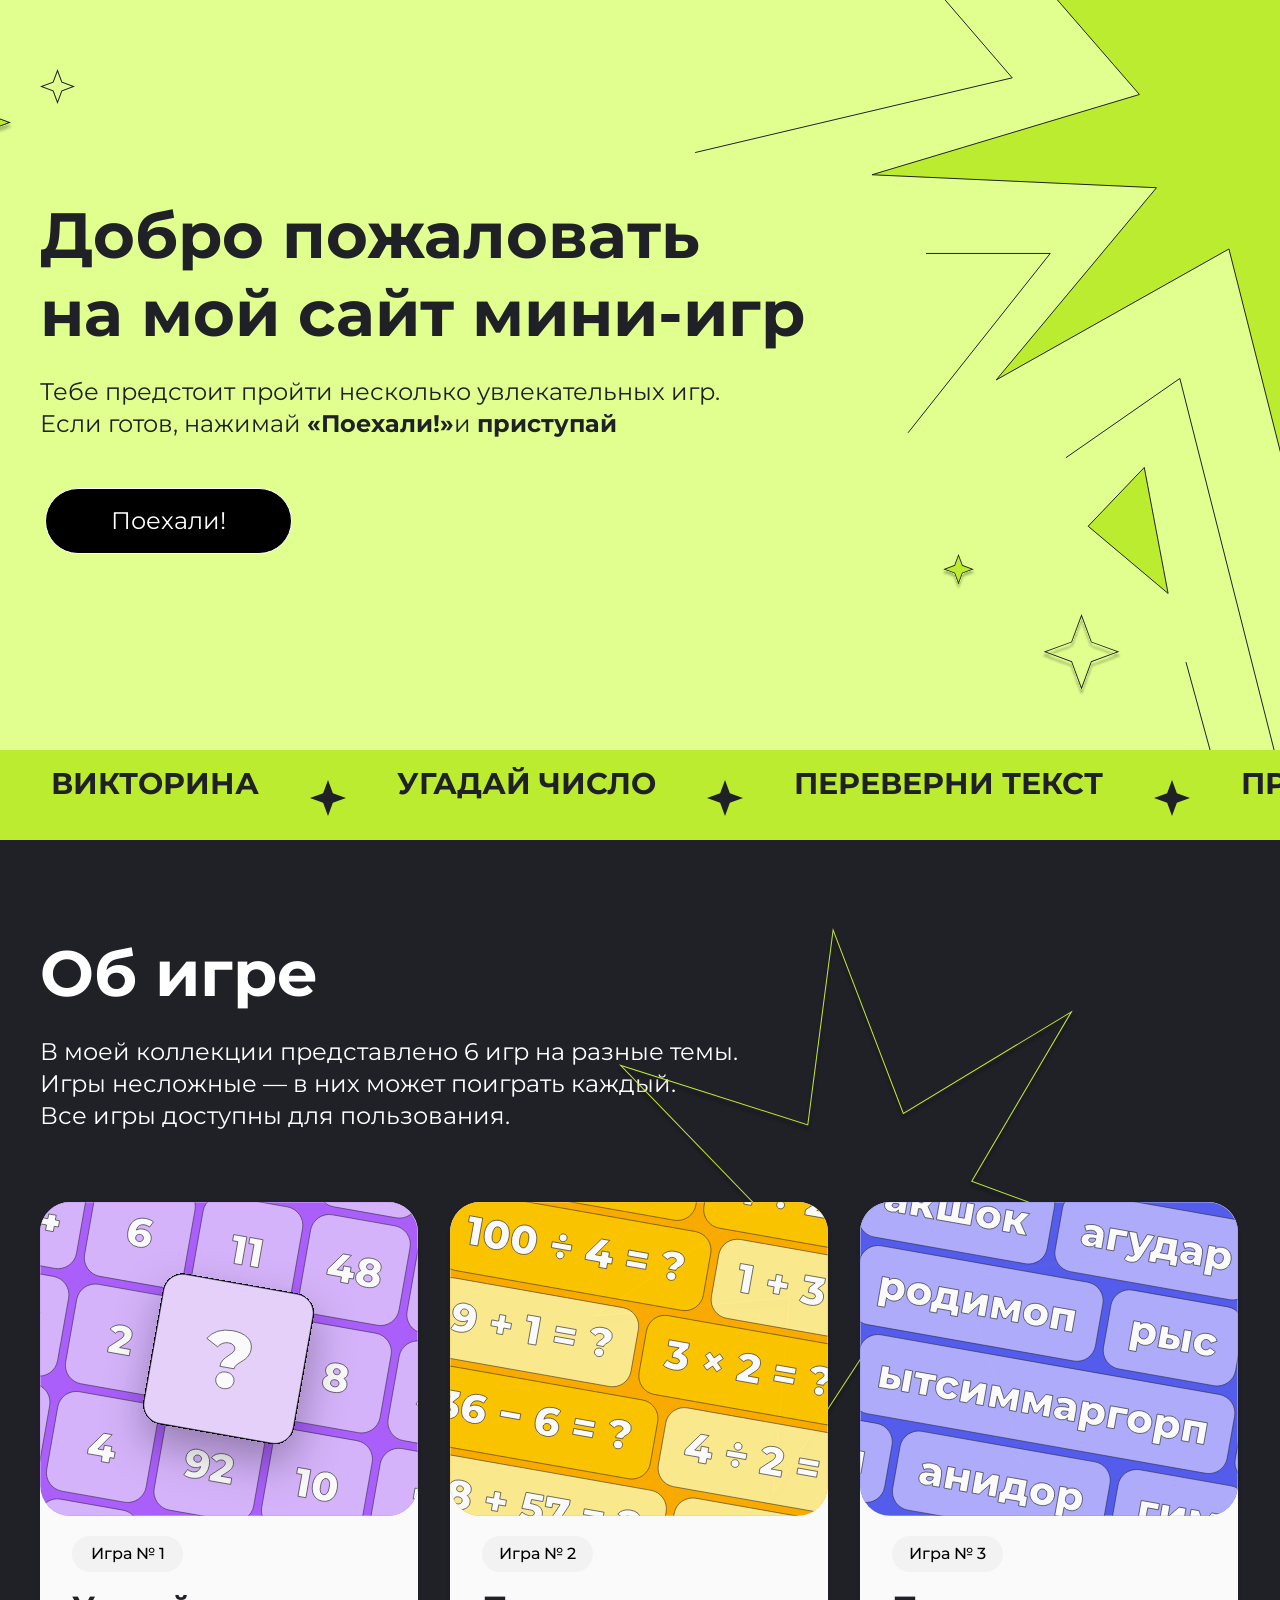
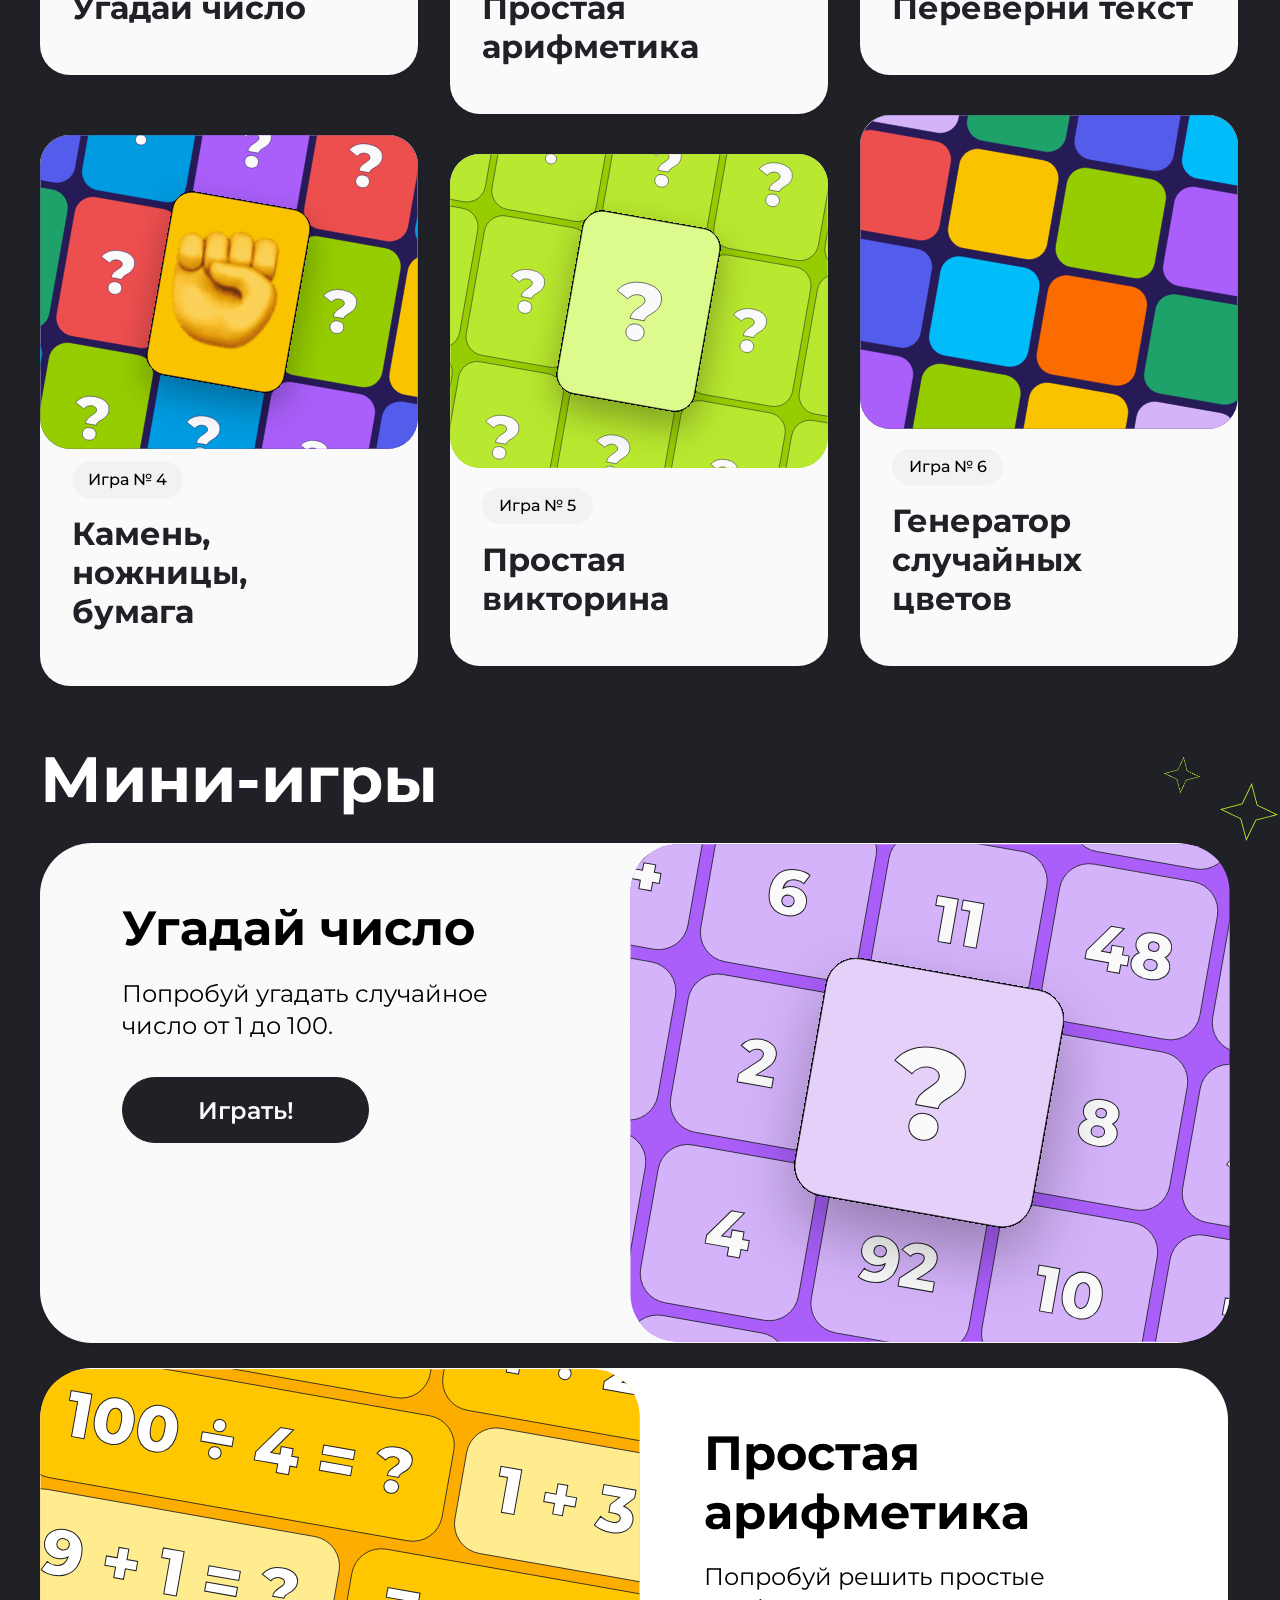
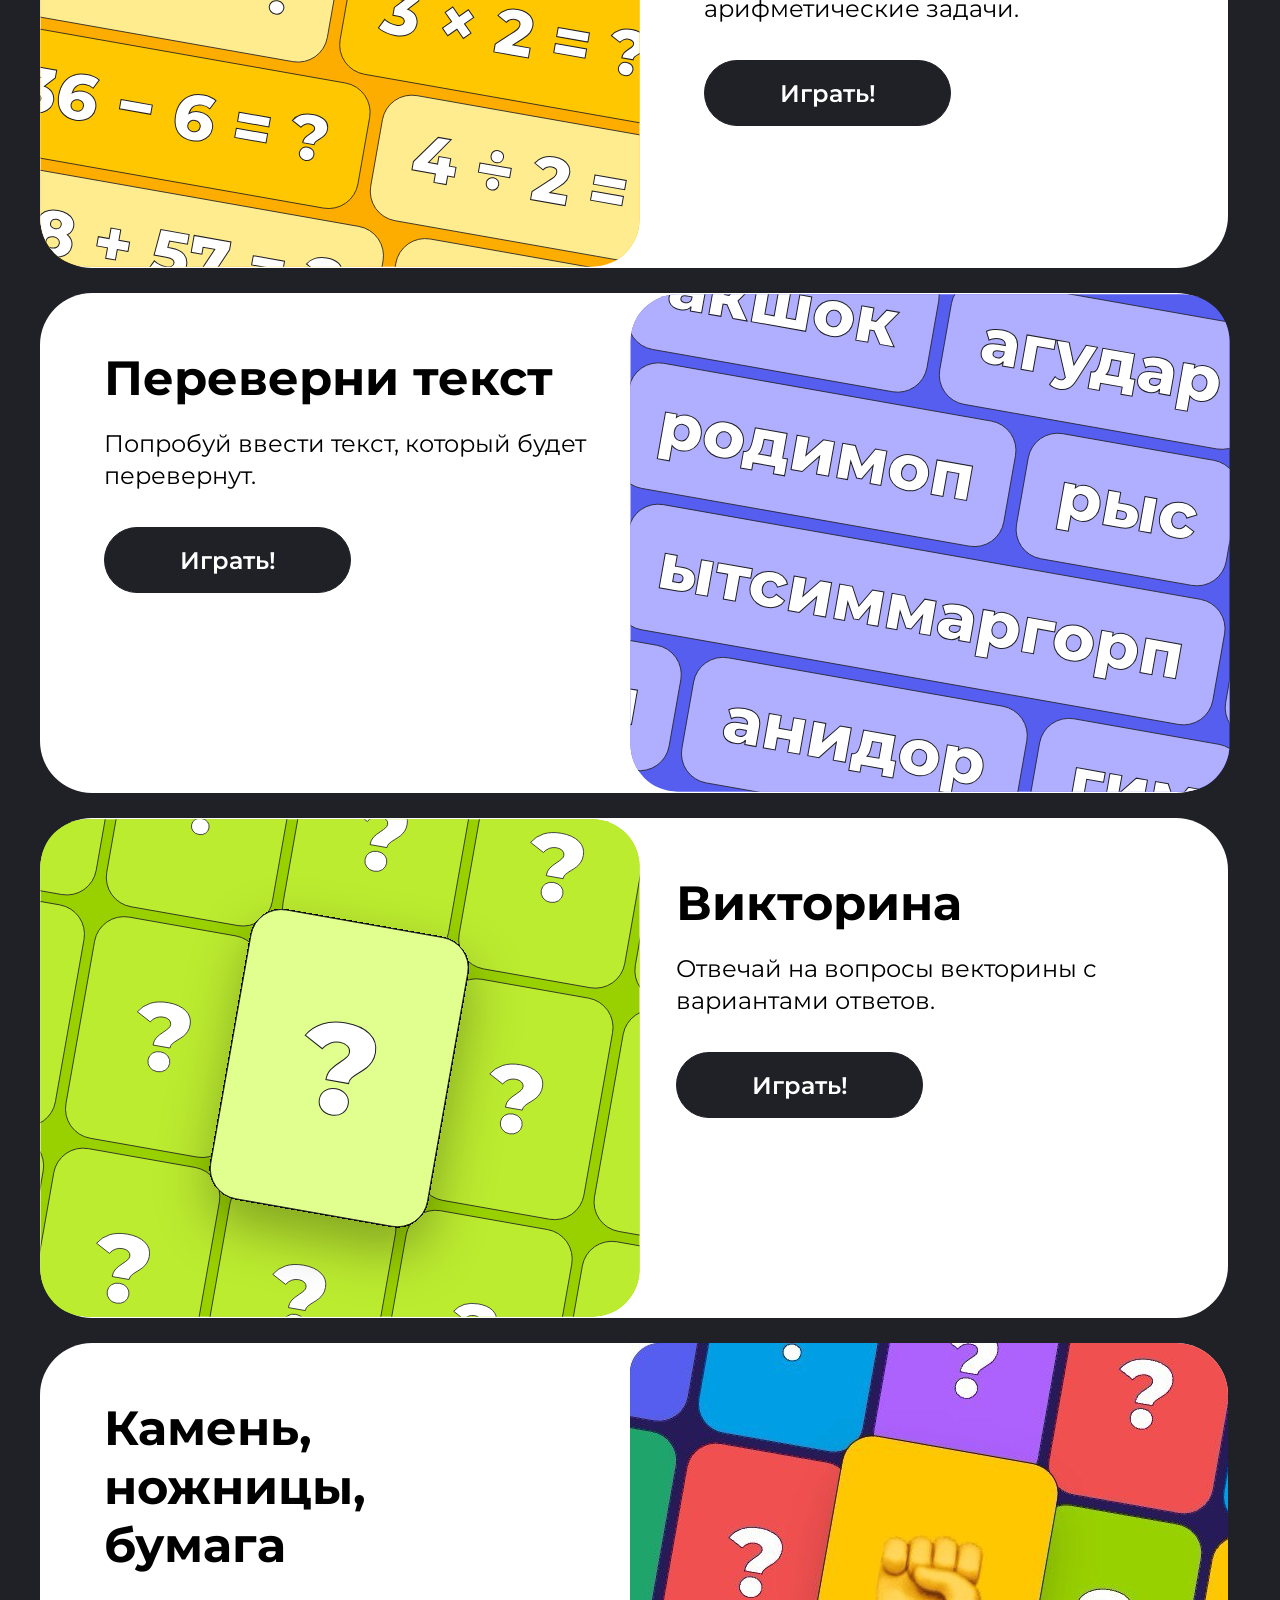
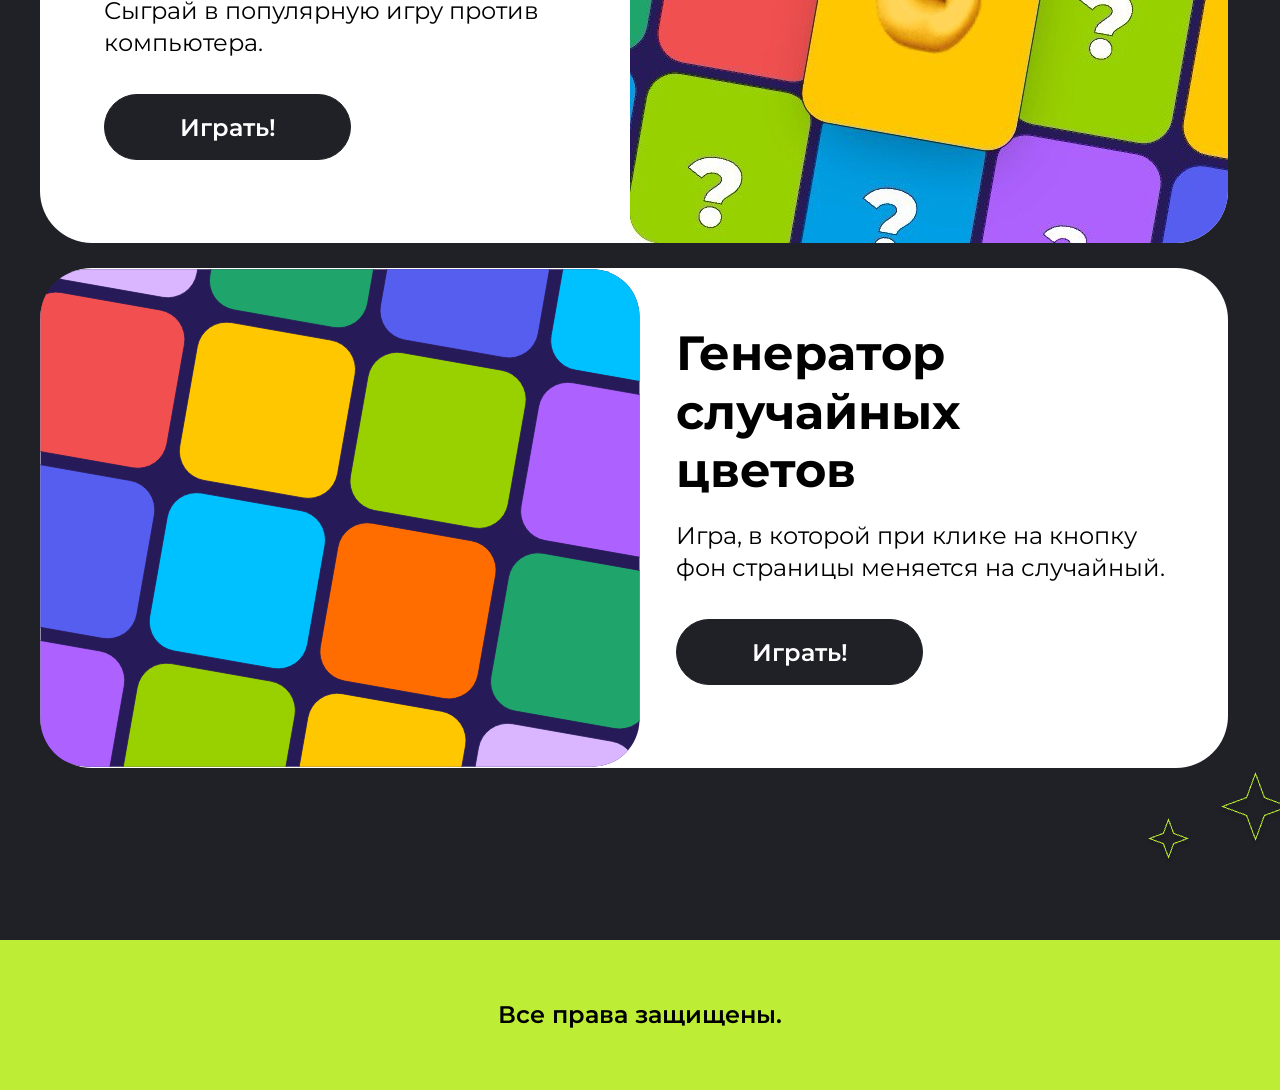
<file: index.html>
<!DOCTYPE html>
<html lang="en">
   <head>
      <meta charset="UTF-8">
      <meta name="viewport" content="width=device-width, initial-scale=1.0">
      <title>Git</title>
      <link href="https://fonts.googleapis.com/css2?family=Montserrat:ital,wght@0,100..900;1,100..900&family=Roboto+Mono:ital,wght@0,100..700;1,100..700&family=Roboto:ital,wght@0,100..900;1,100..900&display=swap" rel="stylesheet">
      <link rel="stylesheet" href="style.css">
   </head>
   <body>
      <script> src="tasks.js"</script>
      <script src="script1.js"></script>
      <script src="script2.js"></script>
      <script src="script3.js"></script>
      <script src="script4.js"></script>
      <script src="script5.js"></script>
      <script src="script6.js"></script>
      <header class="header center">
         <div class="double-star">
         <a class="header-star"><img class="star__upper_left" src="img/star1.svg" alt="star2"></a>
         <a class="header-star"><img class="star__lower_left" src="img/star2.svg" alt="star2"></a>
         </div>
         <h1 class="header__text_big">Добро пожаловать <br/>на мой сайт мини-игр</h1>
         <p class="header__text_little">Тебе предстоит пройти несколько увлекательных игр. <br/>Если готов, нажимай  <b>«Поехали!»</b>и <b>приступай</b> </p>
         <a href="#game"> 
         <button class="header-button" > Поехали! </button>
         </a>
         <a class="header-star" ><img class="star__upper_right" src="img/Star3.svg" alt="star2"></a>
         <a class="header-star" ><img class="star__lower_right" src="img/Star4.svg" alt="star2"></a>
      </header>
      <section class="header1-tape" id="scrollContainer">
         <div   class="header-game" >
            <a class="header-tape__item">ВИКТОРИНА</a>
            <img class="header-tape__game" src="img/Star.svg" alt="Иконка звезды">
            <a class="header-tape__item">УГАДАЙ ЧИСЛО</a>
            <img class="header-tape__game" src="img/Star.svg" alt="Иконка звезды">
            <a class="header-tape__item">ПЕРЕВЕРНИ ТЕКСТ</a>
            <img class="header-tape__game" src="img/Star.svg" alt="Иконка звезды">
            <a class="header-tape__item">ПРОСТАЯ АРИФМЕТИКА</a>
            <img class="header-tape__game" src="img/Star.svg" alt="Иконка звезды">
            <a class="header-tape__item">КАМЕНЬ,НОЖНИЦЫ,БУМАГА</a>
            <img class="header-tape__game" src="img/Star.svg" alt="Иконка звезды">
            <a class="header-tape__item">ГЕНЕРАТОР СЛУЧАЙНЫХ ЦВЕТОВ</a>
            <img class="header-tape__game" src="img/Star.svg" alt="Иконка звезды">
            <a class="header-tape__item">ВИКТОРИНА</a>
            <img class="header-tape__game" src="img/Star.svg" alt="Иконка звезды">
            <a class="header-tape__item">УГАДАЙ ЧИСЛО</a>
            <img class="header-tape__game" src="img/Star.svg" alt="Иконка звезды">
            <a class="header-tape__item">ПЕРЕВЕРНИ ТЕКСТ</a>
            <img class="header-tape__game" src="img/Star.svg" alt="Иконка звезды">
            <a class="header-tape__item">ПРОСТАЯ АРИФМЕТИКА</a>
            <img class="header-tape__game" src="img/Star.svg" alt="Иконка звезды">
            <a class="header-tape__item">КАМЕНЬ,НОЖНИЦЫ,БУМАГА</a>
            <img class="header-tape__game" src="img/Star.svg" alt="Иконка звезды">
            <a class="header-tape__item">ГЕНЕРАТОР СЛУЧАЙНЫХ ЦВЕТОВ</a>
            <img class="header-tape__game" src="img/Star.svg" alt="Иконка звезды">
         </div>
      </section>
      <section class="module__game center" id="game">
         <div class="module__game_cart">
            <h2 class="module__game_title" >Об игре</h2>
            <p class="modile__description_game" >В моей коллекции представлено 6 игр на разные темы.<br/> Игры несложные — в них может поиграть каждый.<br/>
               Все игры доступны для пользования.
            </p>
         </div>
         <img class="module__star_lower" src="img/Star11.svg" alt="star2">
         <img class="module__star_upper" src="img/Star10.svg" alt="star2">
         <img class="module__star_big" src="img/Star12.svg" alt="star2">
         <div class="cart" >
            <div class="cart__left">
               <a href="#igra1" class="scrol" >
                  <article class="cart__left_upper">
                     <img class="cart-img4"  src="img/k1.svg" class=" cart__drawing" alt="star2" >
                     <p class="cart__number">Игра № 1</p>
                     <h3 class="cart__name">Угадай число</h3>
                  </article>
               </a>
               <a href="#igra4" class="scrol">
                  <article class="cart__left_lower">
                     <img class="cart-img4"  src="img/k4.svg"   class="cart__drawing"  alt="star2"  > 
                     <img class="cart-img4-1"  src="img/f.png"  alt="kul" >  
                     <p class="cart__numbera">Игра № 4</p>
                     <h3 class="cart__name">Камень,<br/>ножницы,<br/>бумага</h3>
                  </article>
               </a>
            </div>
            <div class="cart__center" >
               <a href="#igra2">
                  <article class="cart__center_upper">
                     <img class="cart-img2" src="img/k2.svg"class="cart__drawing" alt="star2">
                     <p class="cart__number">Игра № 2</p>
                     <h3 class="cart__name">Простая арифметика</h3>
                  </article>
               </a>
               <a href="#igra5">
                  <article class="cart__center_lower">
                     <img class="cart-img5" src="img/k5.svg" class="cart__drawing" alt="star2">
                     <p class="cart__number">Игра № 5</p>
                     <h3 class="cart__name">Простая <br/>викторина</h3>
                  </article>
               </a>
            </div>
            <div class="cart__right">
               <a href="#igra3">
                  <article class="cart__right_upper">
                     <img class="cart-img3" src="img/k3.svg"  src="img/k3.svg" alt="star2" >
                     <p class="cart__number">Игра № 3</p>
                     <h3 class="cart__name">Переверни текст</h3>
                  </article>
               </a>
               <a href="#igra6">
                  <article class="cart__right_lower">
                     <img class="cart-img6" src="img/k6.svg"  class="cart__drawing" alt="star2">
                     <p class="cart__number">Игра № 6</p>
                     <h3 class="cart__name">Генератор <br/> случайных<br/> цветов</h3>
                  </article>
               </a>
            </div>
         </div>
      </section>
      <section class="product center"id="game-6" >
         <h3 class="product__title">Мини-игры</h3>
         <img class="product__star_big" src="img/star21.svg" alt="star2">
         <img class="product__star_little" src="img/Starb2.png" alt="star2">
         <div class="product__game">
         <article class="product-game product-game_number" id="igra1">
            <a class="product-game__picture" href="#"><img class="game-img1" src="img/k1.svg" alt="star2"></a>
            <div class="product-game__field">
               <h4 class="product-game__title"><b>Угадай число</b></h4>
               <p class="product-game__description">Попробуй угадать случайное число от 1 до 100.</p>
               <button onclick="startGame1();" class="button-play">Играть!</button>
            </div>
         </article>
         <article class="product-game_arithmetic" id="igra2">
            <a class="product__game_picture" href="#"><img class="game-img2" src="img/k2.svg" alt="star2"></a>
            <div class="product-game__arithmetic">
               <h4 class="product-game__title"><b>Простая арифметика</b></h4>
               <p  class="product-game__description">Попробуй решить простые арифметические задачи.</p>
               <button onclick="playGame1();" class="button-play">Играть!</button>
            </div>
         </article>
         <article class="product-game_text" id="igra3">
            <a class="product-game__picture" href="#"><img class="game-img1" src="img/k3.svg" alt="star2"></a>
            <div class="product-game__text">
               <h4 class="product-game__title"><b>Переверни текст</b></h4>
               <p class="product-game__description">Попробуй ввести текст, который будет перевернут.</p>
               <button onclick="playReverseGame();" class="button-play">Играть!</button>
            </div>
         </article>
         <article class="product-game_vectoring" id="igra5">
            <a class="product-game__picture" href="#"><img class="game-img2" src="img/k5.svg" alt="star2"></a>
            <div class="product-game__vectorihg">
               <h4 class="product-game__title"><b>Викторина</b></h4>
               <p class="product-game__description">Отвечай на вопросы векторины с вариантами ответов.</p>
               <button onclick="startQuiz();"  class="button-play">Играть!</button>
            </div>
         </article>
         <article class="product-game_stone" id="igra4">
            <a class="product-game__picture" href="#"><img class="game-img1" src="img/k5.jpg" alt="star2"></a>
            <div class="product-game__stone">
               <h4 class="product-game__title"><b>Камень,<br>ножницы,<br> бумага</b></h4>
               <p class="product-game__description">Сыграй в популярную игру против компьютера.</p>
               <button onclick="playGame();"  class="button-play">Играть!</button>
            </div>
         </article>
         <article class="product-game_generator" id="igra6">
            <a class="product__game_picture" href="#">
            <img class="game-img2" src="img/k6.svg" alt="star2">
            </a>
            <div class="product-game__generator">
               <h4 class="product-game__title"><b>Генератор<br> случайных<br> цветов</b></h4>
               <p class="product-game__description">Игра, в которой при клике на кнопку фон страницы меняется на случайный.</p>
               <button onclick="changeBackground();"  class="button-play">Играть!</button>
            </div>
         </article>
         </div>
         <img class="product__button_little" src="img/Starb3.png" alt="star2">
         <img class="product__button_big" src="img/Starb4.png" alt="star2">
      </section>
      <footer class="footer">
         <p class="footer__description">Все права защищены.</p>
      </footer>
   </body>
</html>
</file>
<file: style.css>
@charset "UTF-8";
* {
  margin: 0;
  padding: 0;
}

body {
  font-family: "Montserrat", sans-serif;
}

a {
  text-decoration: none;
}

.center {
  padding-left: calc(50% - 600px);
  padding-right: calc(50% - 600px);
}

.header {
  background-color: rgb(225, 255, 143);
  height: 900px;
  background-repeat: no-repeat;
  background-image: url(img/Group1.svg);
  background-position: calc(100% + 489px) calc(0% - 334px);
  block-size: 750px;
}

.header__text_big {
  color: rgb(32, 32, 39);
  font-family: Montserrat;
  font-size: 64px;
  font-weight: 700;
  line-height: 78px;
  padding-top: 196px;
}

.header__text_little {
  color: rgb(32, 32, 39);
  font-family: Montserrat;
  font-size: 24px;
  font-weight: 400;
  line-height: 32px;
  margin-top: 24px;
}

.header-button {
  display: table;
  background: rgb(0, 0, 0);
  text-align: center;
  border: 1px solid #fff;
  box-sizing: border-box;
  border-radius: 60px;
  margin-top: 18px;
  height: 66px;
  width: 247px;
  font-size: 16px;
  font-weight: 400;
  line-height: 50px;
  margin-left: 5px;
  font-size: 24px;
  margin-top: 48px;
  color: #fff;
  font-family: Montserrat;
  scroll-behavior: smooth;
}

.header-button:hover {
  background: white;
  text-align: center;
  border: 1px solid #202027;
  color: black;
}

.star__lower_left {
  position: absolute;
  display: flex;
  margin-top: 94px;
  margin-left: -90px;
}

.star__upper_left {
  position: absolute;
  margin-top: 69px;
}

.star__upper_right {
  position: absolute;
  margin-left: 900px;
  width: 37px;
}

.star__lower_right {
  position: absolute;
  margin-left: 1000px;
  margin-top: 60px;
  width: 83px;
}

.module__game {
  background-color: rgb(32, 32, 39);
  position: relative;
  height: 1500px;
}

.module__game_title {
  color: rgb(255, 255, 255);
  font-family: Montserrat;
  font-size: 64px;
  font-weight: 700;
  line-height: 78px;
  text-align: left;
  padding-top: 94px;
}

.modile__description_game {
  color: rgb(255, 255, 255);
  font-family: Montserrat;
  font-size: 24px;
  font-weight: 400;
  line-height: 32px;
  text-align: left;
  margin-top: 24px;
}

.cart__left_lower {
  background-color: #fff;
  width: 378px;
  border-radius: 30px;
  height: 551px;
  transform: scale(1);
  transition: ls;
  margin-top: 60px;
}

.cart__left_upper {
  background-color: #fff;
  width: 378px;
  border-radius: 30px;
  height: 473px;
  transform: scale(1);
  transition: ls;
  margin-top: 30px;
}

.cart__center_upper {
  background-color: #fff;
  width: 378px;
  border-radius: 30px;
  height: 512px;
  transform: scale(1);
  transition: ls;
  margin-top: 30px;
}

.cart__center_lower {
  background-color: #fff;
  width: 378px;
  border-radius: 30px;
  transform: scale(1);
  transition: ls;
  height: 512px;
  margin-top: 40px;
}

.cart__right_upper {
  background-color: #fff;
  width: 378px;
  border-radius: 30px;
  height: 473px;
  transform: scale(1);
  transition: ls;
  margin-top: 30px;
}

.cart__right_lower {
  background-color: #fff;
  width: 378px;
  margin-top: 10px;
  border-radius: 30px;
  height: 551px;
  transform: scale(1);
  transition: ls;
  margin-top: 40px;
}

.cart__right_lower:hover {
  background-color: #fff;
  width: 378px;
  margin-top: 10px;
  border-radius: 30px;
  height: 551px;
  transform: scale(1.1);
  transition: ls;
  margin-top: 40px;
}

.cart__right_upper:hover {
  background-color: #fff;
  width: 378px;
  border-radius: 30px;
  height: 473px;
  transform: scale(1.1);
  transition: ls;
  margin-top: 30px;
}

.cart__left_upper:hover {
  background-color: #fff;
  width: 378px;
  border-radius: 30px;
  transform: scale(1.1);
  transition: ls;
}

.cart__left_lower:hover {
  background-color: #fff;
  width: 378px;
  border-radius: 30px;
  transform: scale(1.1);
  transition: ls;
}

.cart__center_upper:hover {
  background-color: #fff;
  width: 378px;
  border-radius: 30px;
  transform: scale(1.1);
  transition: ls;
}

.cart__center_lower:hover {
  background-color: #fff;
  width: 378px;
  border-radius: 30px;
  transform: scale(1.1);
  transition: ls;
  height: 512px;
}

.cart-hugev:hover {
  background-color: #fff;
  width: 378px;
  border-radius: 30px;
  transform: scale(1.1);
  transition: ls;
}

.cart__number {
  margin-left: 32px;
  margin-top: 16px;
  background: rgb(247, 247, 247);
  width: 111px;
  height: 36px;
  border-radius: 52.58px;
  font-family: Montserrat;
  text-align: center;
  font-weight: 500;
  line-height: 35px;
  color: black;
}

.cart__drawing {
  border-radius: 52.58px;
  color: rgb(32, 32, 39);
  font-size: 16px;
  font-weight: 500;
  line-height: 35px;
  width: 108px;
  height: 36px;
  margin-top: 8px;
  text-align: center;
}

.cart__name {
  color: rgb(32, 32, 39);
  font-family: Montserrat;
  font-size: 32px;
  font-weight: 700;
  line-height: 39px;
  letter-spacing: 0px;
  text-align: left;
  margin-left: 32px;
  margin-top: 16px;
  margin-bottom: 20px;
}

.cart {
  margin-top: 40px;
  display: flex;
  gap: 32px;
}

.module__star_big {
  position: absolute;
  transform: scale(1);
  transition: ls;
  right: 118px;
  top: 88px;
}

.module__star_upper {
  position: absolute;
  width: 32px;
  right: 1650px;
  top: 750px;
}

.module__star_lower {
  top: 800px;
  position: absolute;
  width: 55px;
  right: 1600px;
}

.product__title {
  font-family: Montserrat;
  font-size: 64px;
  font-weight: 700;
  line-height: 78.02px;
  text-align: left;
  color: rgb(255, 255, 255);
}

.button-play {
  width: 247px;
  height: 66px;
  padding: 16px 28px 16px 28px;
  border-radius: 60px 60px 60px 60px;
  background-color: #202027;
  border-color: #202027;
  color: #fff;
  font-family: Montserrat;
  font-size: 24px;
  font-weight: 600;
  line-height: 34.01px;
  text-align: center;
  border: 1px solid rgb(32, 32, 39);
  margin-top: 25px;
}

.button-play:hover {
  background-color: #fff;
  color: #202027;
  font-family: Montserrat;
}

.product-game__picture {
  border-radius: 30px 30px 30px 30px;
}

.product-game_number {
  background: rgb(255, 255, 255);
  width: 1188px;
  height: 500px;
  border-radius: 52px;
  margin-top: 25px;
}

.product-game_arithmetic {
  background: rgb(255, 255, 255);
  width: 1188px;
  height: 500px;
  border-radius: 52px;
  margin-top: 25px;
}

.product-game_text {
  background: rgb(255, 255, 255);
  width: 1188px;
  height: 500px;
  border-radius: 52px;
  margin-top: 25px;
}

.product-game_vectoring {
  background: rgb(255, 255, 255);
  width: 1188px;
  height: 500px;
  border-radius: 52px;
  margin-top: 25px;
}

.product-game_stone {
  background: rgb(255, 255, 255);
  width: 1188px;
  height: 500px;
  border-radius: 52px;
  margin-top: 25px;
  overflow: hidden;
}

.product-game_generator {
  background: rgb(255, 255, 255);
  width: 1188px;
  height: 500px;
  border-radius: 52px;
  margin-top: 25px;
}

.game-img1 {
  margin-left: 590px;
  width: 600px;
  height: 500px;
}

.game-img2 {
  margin-left: 0px;
  width: 600px;
  height: 500px;
}

.product {
  height: 3400px;
  background-color: rgb(32, 32, 39);
  position: relative;
}

.product-game__field {
  margin-top: -448px;
  width: 399px;
  height: 228px;
  margin-left: 82px;
}

.product-game__arithmetic {
  margin-top: -448px;
  width: 544px;
  height: 295px;
  margin-left: 664px;
}

.product-game__text {
  margin-top: -448px;
  width: 493px;
  height: 344px;
  margin-left: 64px;
}

.product-game__vectorihg {
  margin-top: -448px;
  width: 515px;
  height: 344px;
  margin-left: 636px;
}

.product-game__stone {
  margin-top: -448px;
  width: 493px;
  height: 344px;
  margin-left: 64px;
}

.product-game__generator {
  margin-top: -448px;
  width: 515px;
  height: 344px;
  margin-left: 636px;
}

.product-game__title {
  margin-bottom: 20px;
  font-family: Montserrat;
  font-size: 48px;
  font-weight: 700;
  line-height: 58.51px;
  text-align: left;
}

.product-game__description {
  font-family: Montserrat;
  font-size: 24px;
  font-weight: 400;
  line-height: 32px;
  text-align: left;
  margin-bottom: 10px;
}

.rules {
  width: 1919px;
  height: 150px;
  top: 5770px;
  background-color: #BCEC30;
}

.protection {
  font-family: Montserrat;
  font-size: 24px;
  font-weight: 600;
  line-height: 29.26px;
  text-align: center;
  padding-top: 60px;
  color: black;
}

.product__star_big {
  position: absolute;
  margin-left: 1180px;
  margin-top: -35px;
  width: 58px;
}

.product__star_little {
  position: absolute;
  margin-left: 1124px;
  margin-top: -61px;
  width: 36px;
}

.product__button_little {
  position: absolute;
  margin-left: 1104px;
  margin-top: 50px;
}

.product__button_big {
  position: absolute;
  margin-left: 1177px;
  margin-top: 4px;
}

.footer {
  background-color: #BDED35;
  height: 150px;
}

.footer__description {
  color: rgb(0, 0, 0);
  font-family: Montserrat;
  font-size: 24px;
  font-weight: 600;
  line-height: 29px;
  letter-spacing: 0px;
  text-align: center;
  padding-top: 60px;
}

.text {
  font-size: 30px;
  color: #0f0f0f;
  margin-top: 30px;
}

.cart-img4-1 {
  margin-left: 110px;
  position: relative;
  top: -240px;
}

.cart__numbera {
  margin-left: 32px;
  margin-top: -146px;
  background: rgb(247, 247, 247);
  width: 111px;
  height: 36px;
  border-radius: 52.58px;
  font-family: Montserrat;
  text-align: center;
  font-weight: 500;
  line-height: 35px;
  color: black;
}

.header1-tape {
  position: relative;
  height: 90px;
  background: rgb(188, 236, 48);
}

.header-tape__item {
  color: rgb(32, 32, 39);
  font-family: Montserrat;
  font-size: 30px;
  font-weight: 700;
  padding-left: 51px;
}

.header-tape__game {
  width: 36px;
  height: 36px;
  padding-left: 51px;
  padding-top: 15px;
}

.header-game {
  display: flex;
  padding-top: 15px;
  white-space: nowrap;
  align-items: flex-start;
}

#tape {
  white-space: nowrap; /* Запрещаем перенос строк */
  position: absolute; /* Абсолютное позиционирование */
}

#tape span {
  margin-right: 40px; /* Отступ между элементами */
  font-size: 20px; /* Размер текста */
}

.header1-tape {
  padding-bottom: 20px; /* "задвигаем" scrollbar за границы */
  margin-bottom: -20px; /* компенсируем padding */
  overflow-y: hidden;
}

.header-game {
  animation: scroll 41s linear infinite;
}

.header-tape {
  overflow: hidden;
  position: relative;
}

.scrol {
  scroll-behavior: smooth;
}

.header-button {
  transition: background-color 0.2s ease, transform 0.2s ease, box-shadow 0.2s ease;
}

.header-button:hover {
  background-color: #fff;
  transform: translateY(-1px);
  box-shadow: 0 4px 8px rgba(0, 0, 0, 0.2);
}

.button-play {
  transition: background-color 0.2s ease, transform 0.2s ease, box-shadow 0.2s ease;
  scroll-behavior: smooth;
}

.button-play:hover {
  background-color: #fff;
  transform: translateY(-1px);
  box-shadow: 0 4px 8px rgba(0, 0, 0, 0.2);
}

/* Базовые стили для всех карточек */
.cart__left_upper, .cart__left_lower,
.cart__center_upper, .cart__center_lower,
.cart__right_upper, .cart__right_lower,
.product-game {
  transition: all 0.4s cubic-bezier(0.25, 0.46, 0.45, 0.94);
  transform: translateY(0) scale(1);
  box-shadow: 0 2px 5px rgba(0, 0, 0, 0.1);
  opacity: 0.98;
}

/* Эффект при наведении на карточки в верхней сетке */
.cart__left_upper:hover, .cart__left_lower:hover,
.cart__center_upper:hover, .cart__center_lower:hover,
.cart__right_upper:hover, .cart__right_lower:hover {
  transform: translateY(-8px) scale(1.03);
  box-shadow: 0 12px 24px rgba(0, 0, 0, 0.15);
  opacity: 1;
}

@keyframes scroll {
  0% {
    transform: translate(0);
  }
  0% {
    transform: translate(-100%);
  }
}
@media (max-width: 1024px) {
  .center {
    padding-left: calc(50% - 393px);
    padding-right: calc(50% - 393px);
  }
}
@media (max-width: 1024px) and (min-width: 768px) and (max-width: 833px) {
  .center {
    padding-left: 24px;
    padding-right: 24px;
  }
}
@media (max-width: 1024px) {
  .multi-bg-example {
    background-image: url(img/Vector1.svg);
    background-color: rgb(225, 255, 143);
    background-repeat: no-repeat;
    background-position: calc(90% + 150px) calc(2% - 110px);
  }
  .header__text_big {
    color: rgb(32, 32, 39);
    font-family: Montserrat;
    font-size: 60px;
    line-height: 49px;
    text-align: center;
  }
  .header-button {
    display: table;
    background: rgb(0, 0, 0);
    text-align: center;
    border: 1px solid #fff;
    box-sizing: border-box;
    border-radius: 60px;
    margin-top: 18px;
    height: 66px;
    width: 247px;
    font-size: 16px;
    font-weight: 400;
    line-height: 50px;
    margin-left: 270px;
    font-size: 24px;
    margin-top: 48px;
  }
  .header-button:hover {
    position: static;
    background: rgb(248, 245, 245);
    text-align: center;
    border: 1px solid #080808;
    box-sizing: border-box;
    border-radius: 60px;
    margin-top: 18px;
    height: 66px;
    width: 247px;
    font-size: 16px;
    font-weight: 400;
    line-height: 50px;
    margin-left: 270px;
    font-size: 24px;
    margin-top: 48px;
  }
  .header__text_little {
    color: rgb(32, 32, 39);
    font-family: Montserrat;
    font-weight: 400;
    text-align: center;
    font-size: 32px;
  }
  .multi-button:hover {
    background: white;
    text-align: center;
    border: 1px solid #202027;
    color: black;
  }
  .text1 {
    color: rgb(32, 32, 39);
    font-family: Montserrat;
    font-size: 45px;
    font-weight: 700;
    line-height: 48px;
    padding-top: 196px;
    text-align: center;
  }
  .block {
    color: rgb(32, 32, 39);
    font-family: Montserrat;
    font-size: 24px;
    font-weight: 400;
    line-height: 32px;
    margin-top: 24px;
    text-align: center;
  }
  .button2 {
    position: absolute;
    font-family: Montserrat;
    background: rgb(0, 0, 0);
    text-align: center;
    border: 1px solid #fff;
    box-sizing: border-box;
    border-radius: 60px;
    margin-top: 18px;
    height: 55px;
    width: 247px;
    font-size: 16px;
    font-weight: 400;
    line-height: 50px;
    margin-left: 5px;
    font-family: Montserrat;
    font-size: 24px;
    margin-left: 32px;
    margin-top: 48px;
    display: inline-block;
    color: #fff;
    right: 260px;
  }
  .button2:hover {
    background: white;
    text-align: center;
    border: 1px solid #202027;
    color: black;
  }
  .star-sirius {
    position: absolute;
    width: 21px;
    height: 21px;
    right: 560px;
  }
  .star-polaris {
    position: absolute;
    width: 35px;
    height: 35px;
    right: 620px;
    margin-left: 0px;
  }
  .star-antares {
    position: absolute;
    width: 39px;
    height: 41px;
    right: 100px;
    margin-top: 175px;
  }
  .star-arcturus {
    position: absolute;
    width: 18px;
    height: 18px;
    right: 190px;
    margin-top: 150px;
  }
  .star-rigel {
    display: none;
  }
  .star__lower_left {
    position: absolute;
    width: 57px;
    height: 57px;
    right: 620px;
    margin-left: 0px;
    margin-right: 100px;
  }
  .star__upper_left {
    position: absolute;
    width: 35px;
    height: 35px;
    right: 650px;
  }
  .module__game {
    display: none;
  }
  .product-game__field {
    margin-left: 40px;
    margin-top: 29px;
    width: 284px;
    height: 182px;
  }
  .product-game__picture {
    margin-left: -1px;
    width: 343px;
    height: 283px;
  }
  .game-img2 {
    margin-left: -1px;
    width: 343px;
    height: 283px;
  }
  .product-game__arithmetic {
    margin-left: 40px;
    margin-top: 29px;
    width: 284px;
    height: 182px;
  }
  .product-game__text {
    margin-left: 40px;
    margin-top: 29px;
    width: 284px;
    height: 182px;
  }
  .product-game__vectorihg {
    margin-left: 40px;
    margin-top: 29px;
    width: 284px;
    height: 182px;
  }
  .product-game__stone {
    margin-left: 40px;
    margin-top: 29px;
    width: 284px;
    height: 182px;
  }
  .product-game__generator {
    margin-left: 40px;
    margin-top: 29px;
    width: 284px;
    height: 182px;
  }
  .product-game__title {
    color: rgb(32, 32, 39);
    font-family: Montserrat;
    font-size: 32px;
    font-weight: 700;
    line-height: 39px;
    letter-spacing: 0px;
    text-align: left;
    margin-bottom: 10px;
    width: 284px;
  }
  .product-game__description {
    color: rgb(0, 0, 0);
    font-family: Montserrat;
    font-size: 16px;
    font-weight: 400;
    line-height: 20px;
    letter-spacing: 0px;
    text-align: left;
    width: 275px;
  }
  .game-img2 {
    margin-left: -1px;
    width: 343px;
    height: 283px;
  }
  .product-game_number {
    background-color: #fff;
    width: 343px;
    border-radius: 28px;
    height: 527px;
  }
  .product-game_arithmetic {
    background-color: #fff;
    width: 343px;
    border-radius: 28px;
    height: 561px;
  }
  .game-img1 {
    margin-left: -1px;
    width: 343px;
    height: 283px;
  }
  .product-game_text {
    background-color: #fff;
    width: 343px;
    border-radius: 28px;
    height: 566px;
  }
  .product-game_vectoring {
    background-color: #fff;
    width: 343px;
    border-radius: 28px;
    height: 528px;
  }
  .product-game_stone {
    background-color: #fff;
    width: 343px;
    border-radius: 28px;
    height: 606px;
  }
  .product-game_generator {
    background-color: #fff;
    width: 343px;
    border-radius: 28px;
    height: 626px;
  }
  .product__button_big {
    display: none;
  }
  .product__star_big {
    display: none;
  }
  .product__star_little {
    display: none;
  }
  .product__button_little {
    display: none;
  }
  .star__upper_right {
    position: absolute;
    width: 48px;
    right: 100px;
  }
  .star__lower_right {
    position: absolute;
    width: 89px;
    height: 71px;
    right: 50px;
  }
  .header {
    background-image: url(img/Vector1.svg);
    background-color: rgb(225, 255, 143);
    background-repeat: no-repeat;
    background-position: calc(95% + 120px) calc(2% - 110px);
  }
  .product {
    height: 3740px;
  }
}
@media (max-width: 756px) {
  .center {
    padding-left: 16px;
    padding-right: 16px;
  }
  .header-button {
    display: table;
    background: rgb(0, 0, 0);
    text-align: center;
    border: 1px solid #fff;
    box-sizing: border-box;
    border-radius: 60px;
    margin-top: 18px;
    height: 66px;
    width: 247px;
    font-size: 16px;
    font-weight: 400;
    line-height: 50px;
    margin-left: 50px;
    font-size: 24px;
    margin-top: 48px;
    display: inline-block;
    color: #fff;
    font-family: Montserrat;
  }
  .header-button:hover {
    position: static;
    background: rgb(248, 245, 245);
    text-align: center;
    border: 1px solid #080808;
    box-sizing: border-box;
    border-radius: 60px;
    margin-top: 18px;
    height: 66px;
    width: 247px;
    font-size: 16px;
    font-weight: 400;
    line-height: 50px;
    margin-left: 50px;
    font-size: 24px;
    margin-top: 48px;
    display: inline-block;
    color: #0f0f0f;
  }
  .star__lower_left {
    position: absolute;
    display: flex;
    margin-top: 94px;
  }
  .header {
    background-image: url(img/Vector1.svg);
    background-color: rgb(225, 255, 143);
    background-repeat: no-repeat;
    background-position: calc(90% + 120px) calc(2% - 110px);
  }
  .header__text_big {
    color: rgb(32, 32, 39);
    font-family: Montserrat;
    font-size: 40px;
    line-height: 49px;
    text-align: center;
  }
  .header__text_little {
    color: rgb(32, 32, 39);
    font-family: Montserrat;
    font-size: 16px;
    font-weight: 400;
    line-height: 20px;
    letter-spacing: 0px;
    text-align: center;
  }
  .multi-button:hover {
    background: white;
    text-align: center;
    border: 1px solid #202027;
    color: black;
  }
  .star__upper_left {
    position: absolute;
    width: 21px;
    height: 21px;
    right: 260px;
  }
  .star__lower_left {
    position: absolute;
    width: 35px;
    height: 35px;
    right: 620px;
    margin-left: 0px;
    margin-right: -300px;
  }
  .star__upper_right {
    position: absolute;
    width: 18px;
    height: 18px;
    margin-left: 280px;
    margin-top: 150px;
  }
  .star__lower_right {
    position: absolute;
    width: 39px;
    height: 41px;
    margin-left: 310px;
    margin-top: 175px;
  }
  .product__title {
    color: rgb(255, 255, 255);
    font-family: Montserrat;
    font-size: 40px;
    line-height: 49px;
    letter-spacing: 0px;
    text-align: left;
    padding-top: 50px;
  }
  .module__game {
    display: none;
  }
  .product {
    height: 3740px;
  }
  .product__game {
    display: flex;
    flex-direction: column;
    align-items: center;
  }
  .product-game_number {
    background-color: #fff;
    width: 343px;
    border-radius: 28px;
    height: 527px;
  }
  .product-game_arithmetic {
    background-color: #fff;
    width: 343px;
    border-radius: 28px;
    height: 561px;
  }
  .game-img1 {
    margin-left: -1px;
    width: 343px;
    height: 283px;
  }
  .product-game_text {
    background-color: #fff;
    width: 343px;
    border-radius: 28px;
    height: 566px;
  }
  .product-game_vectoring {
    background-color: #fff;
    width: 343px;
    border-radius: 28px;
    height: 528px;
  }
  .product-game_stone {
    background-color: #fff;
    width: 343px;
    border-radius: 28px;
    height: 606px;
  }
  .product-game_generator {
    background-color: #fff;
    width: 343px;
    border-radius: 28px;
    height: 626px;
  }
  .product-game__field {
    margin-left: 40px;
    margin-top: 29px;
    width: 284px;
    height: 182px;
  }
  .product-game__picture {
    margin-left: -1px;
    width: 343px;
    height: 283px;
  }
  .game-img2 {
    margin-left: -1px;
    width: 343px;
    height: 283px;
  }
  .product-game__arithmetic {
    margin-left: 40px;
    margin-top: 29px;
    width: 284px;
    height: 182px;
  }
  .product-game__text {
    margin-left: 40px;
    margin-top: 29px;
    width: 284px;
    height: 182px;
  }
  .product-game__vectorihg {
    margin-left: 40px;
    margin-top: 29px;
    width: 284px;
    height: 182px;
  }
  .product-game__stone {
    margin-left: 40px;
    margin-top: 29px;
    width: 284px;
    height: 182px;
  }
  .product-game__generator {
    margin-left: 40px;
    margin-top: 29px;
    width: 284px;
    height: 182px;
  }
  .product-game__title {
    color: rgb(32, 32, 39);
    font-family: Montserrat;
    font-size: 32px;
    font-weight: 700;
    line-height: 39px;
    letter-spacing: 0px;
    text-align: left;
    margin-bottom: 10px;
    width: 284px;
  }
  .product-game__description {
    color: rgb(0, 0, 0);
    font-family: Montserrat;
    font-size: 16px;
    font-weight: 400;
    line-height: 20px;
    letter-spacing: 0px;
    text-align: left;
    width: 275px;
  }
  .product__button_big {
    display: none;
  }
  .product__star_big {
    display: none;
  }
  .product__star_little {
    display: none;
  }
  .product__button_little {
    display: none;
  }
  .star__upper_right {
    position: absolute;
    width: 18px;
    height: 18px;
    right: 100px;
  }
  .star__lower_right {
    position: absolute;
    width: 39px;
    height: 41px;
    right: 50px;
  }
  .button-play {
    width: 285px;
    height: 55px;
    padding: 16px 28px 16px 28px;
    border-radius: 60px 60px 60px 60px;
    background-color: #202027;
    border-color: #202027;
    font-family: Montserrat;
    line-height: 34.01px;
    text-align: center;
    border: 1px solid rgb(32, 32, 39);
    color: rgb(255, 255, 255);
    font-family: Montserrat;
    font-size: 16px;
    font-weight: 600;
    line-height: 141.69%;
    text-align: center;
    margin-left: -15px;
  }
  .footer__description {
    position: absolute;
    height: 20px;
    left: 93px;
  }
}/*# sourceMappingURL=style.css.map */
</file>
